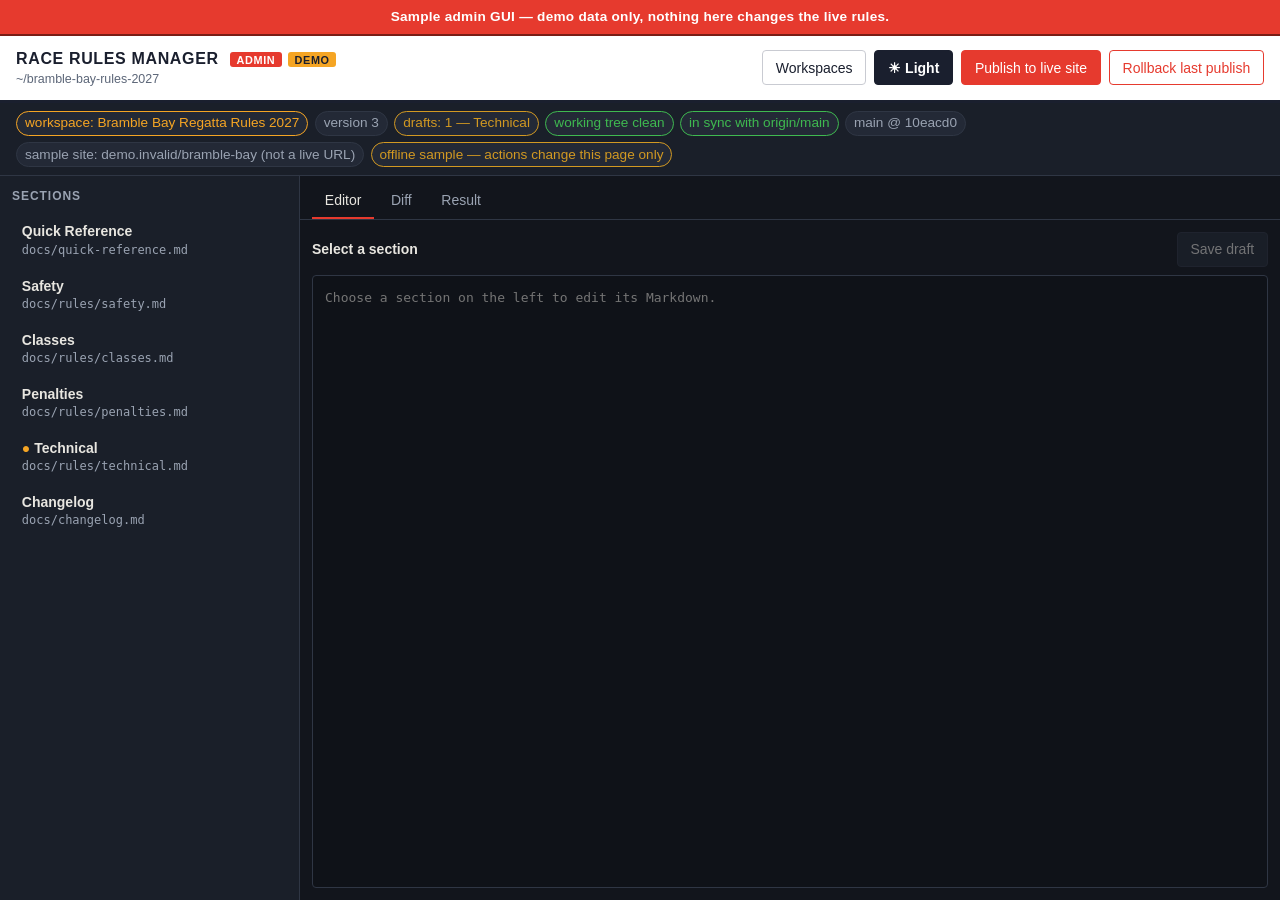
<file: demo/index.html>
<!doctype html>
<html lang="en" data-theme="dark">
<head>
  <meta charset="utf-8">
  <meta name="viewport" content="width=device-width, initial-scale=1">
  <title>Race Rules Manager — Admin (sample)</title>
  <style>
:root {
  color-scheme: dark;

  --bg: #12151c;
  --panel: #1a1f29;
  --panel-2: #232936;
  --text: #e8e6e0;
  --muted: #9aa3b2;
  --accent: #e63a2e;
  --accent-2: #f5a524;
  --ok: #3fb950;
  --warn: #d29922;
  --line: #2f3644;

  --header-bg: #fff;
  --header-text: #1a1f2e;
  --header-border: #1a1f2e;
  --code-bg: #0f1218;
  --banner-bg: #3a2a12;
  --banner-text: #ffd98a;
  --banner-line: #f5a524;
  --add: #3fb950;
  --del: #ff7b72;
  --hunk: #79c0ff;
  --backdrop: rgba(0, 0, 0, 0.58);
  --shadow: 0 24px 70px rgba(0, 0, 0, 0.5);
}

html[data-theme="light"] {
  color-scheme: light;

  --bg: #f3f1ec;
  --panel: #ffffff;
  --panel-2: #ece8e0;
  --text: #1b2430;
  --muted: #5d6a79;
  --accent: #b52b22;
  --accent-2: #825500;
  --ok: #176b32;
  --warn: #825500;
  --line: #d5d0c6;

  --header-bg: #fff;
  --header-text: #1a1f2e;
  --header-border: #1a1f2e;
  --code-bg: #fbfaf7;
  --banner-bg: #fff4d6;
  --banner-text: #6b4a00;
  --banner-line: #d9a300;
  --add: #1a7f37;
  --del: #cf222e;
  --hunk: #0550ae;
  --backdrop: rgba(20, 24, 30, 0.42);
  --shadow: 0 24px 70px rgba(0, 0, 0, 0.18);
}

* { box-sizing: border-box; }

body {
  margin: 0;
  font: 14px/1.45 -apple-system, "Segoe UI", Roboto, "Hanken Grotesk", sans-serif;
  background: var(--bg);
  color: var(--text);
  height: 100vh;
  display: flex;
  flex-direction: column;
}

/* demo-only warning strip */
.demo-banner {
  background: var(--accent);
  color: #fff;
  text-align: center;
  padding: 0.45rem 0.75rem;
  font-weight: 700;
  font-size: 0.85rem;
  letter-spacing: 0.02em;
  border-bottom: 2px solid #7a1d16;
  flex-shrink: 0;
}

header {
  display: flex;
  align-items: center;
  justify-content: space-between;
  gap: 1rem;
  padding: 0.7rem 1rem;
  background: var(--header-bg);
  color: var(--header-text);
  border-bottom: 3px solid var(--header-border);
}

.brand { min-width: 0; }
header h1 { font-size: 1rem; margin: 0; text-transform: uppercase; letter-spacing: 0.04em; }
.brand-sub {
  display: block;
  max-width: 52vw;
  overflow: hidden;
  text-overflow: ellipsis;
  white-space: nowrap;
  color: #5c6678;
  font-size: 0.78rem;
}
.tag {
  font-size: 0.68rem;
  background: var(--accent);
  color: #fff;
  padding: 0.1rem 0.4rem;
  border-radius: 3px;
  vertical-align: middle;
  margin-left: 0.4rem;
}
.tag.demo { background: var(--accent-2); color: #1a1f2e; }

.actions { display: flex; flex-wrap: wrap; justify-content: flex-end; gap: 0.5rem; }

button {
  font: inherit;
  padding: 0.4rem 0.8rem;
  border-radius: 4px;
  border: 1px solid var(--line);
  background: var(--panel-2);
  color: var(--text);
  cursor: pointer;
}
button:hover:not(:disabled) { border-color: var(--accent); }
button:disabled { opacity: 0.45; cursor: not-allowed; }
button.primary { background: var(--accent); border-color: var(--accent); color: #fff; }
button.danger { background: transparent; border-color: var(--accent); color: var(--accent); }
button.secondary { background: transparent; }
header button.secondary { background: #fff; color: #1a1f2e; border-color: #c9cbd2; }
header button.secondary:hover { border-color: var(--accent); }
header #btn-theme {
  background: #1a1f2e;
  color: #fff;
  border-color: #1a1f2e;
  font-weight: 600;
}
header #btn-theme:hover:not(:disabled) { background: #2c3548; border-color: var(--accent); }
header #btn-theme:focus-visible { outline: 3px solid var(--accent); outline-offset: 2px; }
button.icon {
  border: none;
  background: transparent;
  font-size: 1.4rem;
  line-height: 1;
  padding: 0.15rem 0.4rem;
}
button.link {
  border: none;
  background: transparent;
  color: var(--accent);
  padding: 0.2rem 0.35rem;
}
button.link:hover { text-decoration: underline; }

.status {
  padding: 0.5rem 1rem;
  background: var(--panel);
  border-bottom: 1px solid var(--line);
  display: flex;
  flex-wrap: wrap;
  gap: 0.4rem;
  font-size: 0.85rem;
}
.pill {
  padding: 0.1rem 0.5rem;
  border-radius: 999px;
  border: 1px solid var(--line);
  background: var(--panel-2);
  color: var(--muted);
}
.pill.ok { color: var(--ok); border-color: var(--ok); }
.pill.warn { color: var(--warn); border-color: var(--warn); }
.pill.workspace { color: var(--accent-2); border-color: var(--accent-2); }

main {
  flex: 1;
  display: grid;
  grid-template-columns: 300px 1fr;
  min-height: 0;
}

aside {
  border-right: 1px solid var(--line);
  background: var(--panel);
  overflow-y: auto;
  padding: 0.75rem;
}
aside h2 { font-size: 0.75rem; text-transform: uppercase; letter-spacing: 0.08em; color: var(--muted); margin: 0 0 0.5rem; }
#sections { list-style: none; margin: 0; padding: 0; }
#sections li {
  padding: 0.45rem 0.55rem;
  border-radius: 4px;
  cursor: pointer;
  border: 1px solid transparent;
}
#sections li:hover { background: var(--panel-2); }
#sections li.active { border-color: var(--accent); background: var(--panel-2); }
#sections .s-title { display: block; font-weight: 600; }
#sections .s-path { display: block; font-size: 0.75rem; color: var(--muted); font-family: ui-monospace, monospace; }
#sections .dot { color: var(--accent-2); font-weight: 700; }

.panel { display: flex; flex-direction: column; min-width: 0; min-height: 0; }

.tabs { display: flex; gap: 0.25rem; padding: 0.5rem 0.75rem 0; border-bottom: 1px solid var(--line); }
.tab { border: none; background: transparent; color: var(--muted); border-bottom: 2px solid transparent; border-radius: 0; }
.tab.active { color: var(--text); border-bottom-color: var(--accent); }

.tabpanel { flex: 1; display: flex; flex-direction: column; min-height: 0; padding: 0.75rem; }
.tabpanel.hidden { display: none; }

.banner {
  background: var(--banner-bg);
  border: 1px solid var(--banner-line);
  color: var(--banner-text);
  padding: 0.5rem 0.7rem;
  border-radius: 4px;
  margin-bottom: 0.6rem;
  font-size: 0.85rem;
}
.banner.hidden { display: none; }

.editor-head {
  display: flex;
  align-items: center;
  justify-content: space-between;
  gap: 0.75rem;
  margin-bottom: 0.5rem;
}
.muted { color: var(--muted); font-weight: 400; font-size: 0.85rem; }
.hint { color: var(--muted); font-size: 0.78rem; margin: 0.35rem 0 0; }
.hint code { font-family: ui-monospace, monospace; }

#editor {
  flex: 1;
  width: 100%;
  resize: none;
  background: var(--code-bg);
  color: var(--text);
  border: 1px solid var(--line);
  border-radius: 4px;
  padding: 0.75rem;
  font: 13px/1.5 ui-monospace, "Spline Sans Mono", monospace;
}

.output {
  flex: 1;
  overflow: auto;
  margin: 0;
  padding: 0.75rem;
  background: var(--code-bg);
  border: 1px solid var(--line);
  border-radius: 4px;
  font: 12.5px/1.45 ui-monospace, monospace;
  white-space: pre-wrap;
}
.add { color: var(--add); }
.del { color: var(--del); }
.hunk { color: var(--hunk); }
.ctx { color: var(--muted); }
.meta { color: var(--muted); }
.step-ok { color: var(--ok); }
.step-fail { color: var(--del); }

/* --------------------------------------------------------------- workspaces modal */

.modal {
  position: fixed;
  inset: 0;
  z-index: 50;
  display: flex;
  align-items: center;
  justify-content: center;
  padding: 1rem;
  background: var(--backdrop);
}
.modal.hidden { display: none; }

.modal-card {
  width: min(860px, 96vw);
  max-height: 90vh;
  display: flex;
  flex-direction: column;
  background: var(--panel);
  border: 1px solid var(--line);
  border-radius: 10px;
  box-shadow: var(--shadow);
}
.modal-head {
  display: flex;
  align-items: flex-start;
  justify-content: space-between;
  gap: 1rem;
  padding: 1rem 1.1rem 0.8rem;
  border-bottom: 1px solid var(--line);
}
.modal-head h2 { margin: 0 0 0.2rem; font-size: 1rem; text-transform: uppercase; letter-spacing: 0.05em; }
.modal-body { overflow-y: auto; padding: 1rem 1.1rem 1.3rem; }

.ws-section { padding: 0.9rem 0; border-bottom: 1px solid var(--line); }
.ws-section:last-child { border-bottom: none; padding-bottom: 0; }
.ws-section h3 { margin: 0 0 0.6rem; font-size: 0.8rem; text-transform: uppercase; letter-spacing: 0.08em; color: var(--muted); }
.ws-section a { color: var(--accent); }
.guide-links { margin: 0.4rem 0 0; padding-left: 1.1rem; display: grid; gap: 0.3rem; font-size: 0.85rem; }

.ws-current {
  background: var(--panel-2);
  border: 1px solid var(--line);
  border-radius: 6px;
  padding: 0.75rem;
  display: grid;
  gap: 0.3rem;
}
.ws-current .ws-title { font-weight: 700; }
.ws-current .ws-path { font-family: ui-monospace, monospace; font-size: 0.8rem; color: var(--muted); word-break: break-all; }
.ws-current .ws-meta { display: flex; flex-wrap: wrap; gap: 0.35rem; margin-top: 0.25rem; }

.ws-list { display: grid; gap: 0.45rem; }
.ws-item {
  display: flex;
  align-items: center;
  justify-content: space-between;
  gap: 0.75rem;
  padding: 0.55rem 0.65rem;
  border: 1px solid var(--line);
  border-radius: 6px;
  background: var(--panel-2);
}
.ws-item.active { border-color: var(--accent); }
.ws-item .ws-item-main { min-width: 0; }
.ws-item .ws-item-title { font-weight: 600; }
.ws-item .ws-item-path, .ws-item .ws-item-meta {
  display: block;
  overflow: hidden;
  text-overflow: ellipsis;
  white-space: nowrap;
  color: var(--muted);
  font-size: 0.76rem;
  font-family: ui-monospace, monospace;
}
.ws-item .ws-item-meta { font-family: inherit; }
.ws-item .ws-item-actions { display: flex; flex-shrink: 0; gap: 0.35rem; }
.badge {
  display: inline-block;
  font-size: 0.65rem;
  text-transform: uppercase;
  letter-spacing: 0.06em;
  padding: 0.1rem 0.35rem;
  border-radius: 3px;
  border: 1px solid var(--accent);
  color: var(--accent);
  margin-left: 0.4rem;
  vertical-align: middle;
}
.ws-list.compact .ws-item { padding: 0.45rem 0.55rem; }

.inline-form { display: flex; gap: 0.5rem; margin-top: 0.6rem; }
.inline-form input { flex: 1; }

.stack { display: grid; gap: 0.65rem; }
.row { display: grid; grid-template-columns: 1fr 1fr; gap: 0.65rem; }
label { display: grid; gap: 0.25rem; font-size: 0.8rem; color: var(--muted); }
label.check { display: flex; align-items: center; gap: 0.45rem; color: var(--text); }
input, select {
  font: inherit;
  padding: 0.42rem 0.55rem;
  border-radius: 4px;
  border: 1px solid var(--line);
  background: var(--code-bg);
  color: var(--text);
  min-width: 0;
}
input:focus, select:focus { outline: 2px solid var(--accent); outline-offset: -1px; }
.form-actions { display: flex; align-items: center; justify-content: space-between; gap: 0.75rem; }
.hidden { display: none !important; }

/* ------------------------------------------------------------------ toast */

.toast {
  position: fixed;
  right: 1rem;
  bottom: 1rem;
  z-index: 80;
  max-width: min(520px, 92vw);
  padding: 0.65rem 0.85rem;
  border-radius: 6px;
  border: 1px solid var(--line);
  background: var(--panel);
  color: var(--text);
  box-shadow: var(--shadow);
  font-size: 0.85rem;
}
.toast.ok { border-color: var(--ok); }
.toast.warn { border-color: var(--warn); }
.toast.hidden { display: none; }

@media (max-width: 900px) {
  header { flex-direction: column; align-items: stretch; }
  .actions { justify-content: flex-start; }
  .brand-sub { max-width: 90vw; }
  main { grid-template-columns: 1fr; }
  aside { max-height: 30vh; border-right: none; border-bottom: 1px solid var(--line); }
  .row { grid-template-columns: 1fr; }
}
  </style>
</head>
<body>
  <div class="demo-banner">Sample admin GUI — demo data only, nothing here changes the live rules.</div>

  <header>
    <div class="brand">
      <h1 id="app-title">Race Rules Manager <span class="tag">admin</span><span class="tag demo">DEMO</span></h1>
      <span id="app-workspace" class="brand-sub"></span>
    </div>
    <div class="actions">
      <button id="btn-workspaces" class="secondary">Workspaces</button>
      <button id="btn-theme" class="secondary" type="button" title="Switch to light mode" aria-label="Switch to light mode">☀ Light</button>
      <button id="btn-publish" class="primary">Publish to live site</button>
      <button id="btn-rollback" class="danger">Rollback last publish</button>
    </div>
  </header>

  <div id="status" class="status"></div>

  <main>
    <aside>
      <h2>Sections</h2>
      <ul id="sections"></ul>
    </aside>

    <section class="panel">
      <div class="tabs">
        <button class="tab active" data-tab="editor">Editor</button>
        <button class="tab" data-tab="diff">Diff</button>
        <button class="tab" data-tab="log">Result</button>
      </div>

      <div id="tab-editor" class="tabpanel">
        <div id="draft-banner" class="banner hidden">
          <strong>DRAFT</strong> — saved in this page only. Nothing here can reach a live site.
        </div>
        <div class="editor-head">
          <div>
            <strong id="editor-title">Select a section</strong>
            <span id="editor-path" class="muted"></span>
          </div>
          <div>
            <span id="editor-hint" class="muted"></span>
            <button id="btn-save" disabled>Save draft</button>
          </div>
        </div>
        <textarea id="editor" spellcheck="false" placeholder="Choose a section on the left to edit its Markdown."></textarea>
      </div>

      <div id="tab-diff" class="tabpanel hidden">
        <div class="editor-head">
          <div><strong>Draft vs published</strong> <span class="muted">computed in this page, from sample data</span></div>
          <button id="btn-refresh-diff" class="secondary">Refresh</button>
        </div>
        <pre id="diff" class="output">no drafts yet</pre>
      </div>

      <div id="tab-log" class="tabpanel hidden">
        <pre id="log" class="output">Nothing run yet. Publish and rollback results appear here.</pre>
      </div>
    </section>
  </main>

  <div id="workspace-modal" class="modal hidden" role="dialog" aria-modal="true" aria-labelledby="workspace-modal-title">
    <div class="modal-card">
      <div class="modal-head">
        <div>
          <h2 id="workspace-modal-title">Workspaces</h2>
          <p class="hint">Each workspace is one race rules directory, with its own version and drafts. In this sample, every workspace lives in memory and disappears on reload.</p>
        </div>
        <button id="btn-close-workspaces" class="icon" aria-label="Close workspaces">×</button>
      </div>

      <div class="modal-body">
        <section class="ws-section">
          <h3>Current workspace</h3>
          <div id="ws-current" class="ws-current"></div>
        </section>

        <section class="ws-section">
          <h3>Switch workspace</h3>
          <div id="ws-list" class="ws-list"></div>
          <form id="ws-add-form" class="inline-form">
            <input id="ws-add-path" placeholder="~/bramble-bay-rules-2028" autocomplete="off" spellcheck="false">
            <button type="submit" class="secondary">Add &amp; switch</button>
          </form>
          <p class="hint">In this sample, any path is accepted and gets starter sections.</p>
        </section>

        <section class="ws-section">
          <h3>Create a new workspace</h3>
          <form id="ws-create-form" class="stack">
            <label>Directory
              <input id="ws-create-path" required autocomplete="off" spellcheck="false">
            </label>
            <div class="row">
              <label>Start from
                <select id="ws-create-mode">
                  <option value="blank">Blank template</option>
                  <option value="copy">Copy an existing workspace</option>
                </select>
              </label>
              <label id="ws-source-wrap" class="hidden">Copy from
                <select id="ws-create-source"></select>
              </label>
            </div>
            <div class="row">
              <label>Title
                <input id="ws-create-title" maxlength="160" autocomplete="off">
              </label>
              <label>Year
                <input id="ws-create-year" type="number" min="2000" max="2100" step="1">
              </label>
            </div>
            <label>Git repo URL <span class="hint">optional, stored only as sample text here</span>
              <input id="ws-create-repo" placeholder="owner/rules-2028 on your git host" autocomplete="off" spellcheck="false">
            </label>
            <label class="check">
              <input id="ws-create-git" type="checkbox" checked>
              Initialize git and make the first commit
            </label>
            <div class="form-actions">
              <span id="ws-create-hint" class="hint"></span>
              <button type="submit" class="primary">Create &amp; switch</button>
            </div>
          </form>
        </section>

        <section class="ws-section">
          <h3>Remove from list</h3>
          <p class="hint">This only hides the directory here. Files are never deleted — and in this sample there are no files at all.</p>
          <div id="ws-forget-list" class="ws-list compact"></div>
        </section>

        <section class="ws-section">
          <h3>Guides</h3>
          <ul class="guide-links">
            <li><a href="../docs/admin-gui-quickstart.md">Admin GUI quickstart</a></li>
            <li><a href="../docs/fred-tmux-quickstart.md">fred TMUX quickstart</a></li>
          </ul>
        </section>
      </div>
    </div>
  </div>

  <div id="toast" class="toast hidden"></div>

  <script>
"use strict";

// ------------------------------------------------------------------ sample data
// Everything below is invented. No requests are made, nothing is stored on disk.

const $ = (id) => document.getElementById(id);

function esc(value) {
  return String(value ?? "").replace(/[&<>"']/g, (c) => (
    { "&": "&amp;", "<": "&lt;", ">": "&gt;", '"': "&quot;", "'": "&#39;" }[c]
  ));
}

function rndHash() {
  let out = "";
  const hexa = "0123456789abcdef";
  for (let i = 0; i < 7; i += 1) out += hexa[Math.floor(Math.random() * 16)];
  return out;
}

function countBytes(text) {
  try { return new TextEncoder().encode(text).length; } catch { return text.length; }
}

const A_SAFETY = [
  "# Safety",
  "",
  "- Every crewmember wears a life jacket on the water.",
  "- Helmets are mandatory in the Gale class.",
  "- Race control aborts the start for lightning within 5 nautical miles.",
  "- A boat that capsizes must raise a red flag before continuing.",
  ""
].join("\n");

const A_CLASSES = [
  "# Classes",
  "",
  "| Class      | Boat            | Crew | Handicap |",
  "|------------|-----------------|------|----------|",
  "| Cloudburst | 16 ft sloop     | 2-4  | 1.000    |",
  "| Paper Kite | 12 ft dinghy    | 1-2  | 1.085    |",
  "| Gale       | 22 ft keelboat  | 3-5  | 0.940    |",
  ""
].join("\n");

const A_PENALTIES = [
  "# Penalties",
  "",
  "- Windward mark touch: one 360-degree turn.",
  "- Early start: disqualification without hearing.",
  "- Missing safety check: 6 points off the final series score.",
  ""
].join("\n");

const A_TECH_PUB = [
  "# Technical",
  "",
  "## Hull",
  "- Boats must be class-legal at the pre-series measurement.",
  "",
  "## Sails",
  "- One damaged sail may be replaced between races.",
  ""
].join("\n");

const A_TECH_DRAFT = [
  "# Technical",
  "",
  "## Hull",
  "- Boats must be class-legal at the pre-series measurement.",
  "- Measurement tags must stay visible from the dock.",
  "",
  "## Sails",
  "- One damaged sail may be replaced between races.",
  ""
].join("\n");

const A_QUICKREF = [
  "# Quick Reference",
  "",
  "- First start signal: 1200 daily, five warning minutes.",
  "- Course: windward-leeward, two laps for dinghies, three for keelboats.",
  "- Protest time limit: 60 minutes after the last boat finishes.",
  ""
].join("\n");

const A_CHANGELOG = [
  "# Changelog",
  "",
  "## 2027.2",
  "- Added red-flag rule for capsize recovery (safety).",
  ""
].join("\n");

function section(id, title, path, published) {
  return { id, title, path, published };
}

function blankSections() {
  return [
    section("index", "Home", "index.md", "# Welcome\n\nWrite your race overview here.\n"),
    section("rules-safety", "Safety", "rules/safety.md", "# Safety\n\nList your safety rules here.\n"),
    section("rules-format", "Format", "rules/format.md", "# Format\n\nDescribe the racing format here.\n"),
    section("changelog", "Changelog", "changelog.md", "# Changelog\n\nRecord rule changes here.\n")
  ];
}

function workspace(id, title, path, sections, opts) {
  const base = opts || {};
  return {
    id,
    title,
    path,
    sections,
    drafts: base.drafts || {},
    version: base.version || 1,
    branch: base.branch !== undefined ? base.branch : "main",
    head: base.head !== undefined ? base.head : rndHash(),
    clean: base.clean !== undefined ? base.clean : true,
    inSync: base.inSync !== undefined ? base.inSync : true,
    ahead: base.ahead || 0,
    behind: base.behind || 0,
    siteUrl: base.siteUrl || "",
    repoUrl: base.repoUrl || "",
    history: base.history || []
  };
}

const WS = [
  workspace("bramble-2027", "Bramble Bay Regatta Rules 2027", "~/bramble-bay-rules-2027", [
    section("quick-reference", "Quick Reference", "quick-reference.md", A_QUICKREF),
    section("rules-safety", "Safety", "rules/safety.md", A_SAFETY),
    section("rules-classes", "Classes", "rules/classes.md", A_CLASSES),
    section("rules-penalties", "Penalties", "rules/penalties.md", A_PENALTIES),
    section("rules-technical", "Technical", "rules/technical.md", A_TECH_PUB),
    section("changelog", "Changelog", "changelog.md", A_CHANGELOG)
  ], {
    drafts: { "rules-technical": A_TECH_DRAFT },
    version: 3,
    siteUrl: "demo.invalid/bramble-bay",
    repoUrl: "bramble-bay/rules-2027",
    history: [{
      publishedMap: {
        "quick-reference": A_QUICKREF,
        "rules-safety": A_SAFETY.replace("- Race control aborts the start for lightning within 5 nautical miles.\n", ""),
        "rules-classes": A_CLASSES,
        "rules-penalties": A_PENALTIES.replace("- Missing safety check: 6 points off the final series score.\n", ""),
        "rules-technical": A_TECH_PUB,
        "changelog": "# Changelog\n"
      },
      version: 2,
      commit: rndHash(),
      when: "an earlier sample publish"
    }]
  }),
  workspace("reed-2026", "Reedmarsh Sprint Series 2026", "~/reedmarsh-sprint-2026", [
    section("rules-safety", "Safety", "rules/safety.md", "# Safety\n\n- Buoyant aids required at all times on the marsh.\n"),
    section("rules-format", "Format", "rules/format.md", "# Format\n\n- Three-boat elimination heats, best-of-five series.\n"),
    section("changelog", "Changelog", "changelog.md", "# Changelog\n\n## 2026.4\n- Heats shortened to two laps.\n")
  ], {
    version: 1,
    branch: "",
    head: "",
    siteUrl: "",
    repoUrl: "reedmarsh/sprint-2026"
  })
];

const SUGGESTED = { path: "~/bramble-bay-rules-2028", title: "Bramble Bay Regatta Rules 2028", year: "2028" };

// ------------------------------------------------------------------ state

const state = {
  activeId: WS[0].id,
  currentId: null,   // section id open in the editor
  content: "",       // saved text of the open section (draft or published)
  busy: false
};

let toastTimer = null;
let pipelineTimer = null;

function activeWs() { return WS.find((w) => w.id === state.activeId) || null; }
function wsById(id) { return WS.find((w) => w.id === id) || null; }
function sectionById(ws, id) { return ws.sections.find((s) => s.id === id) || null; }
function draftOf(ws, id) { return ws.drafts[id] !== undefined ? ws.drafts[id] : null; }
function isDirty(ws, id) { return draftOf(ws, id) !== null && draftOf(ws, id) !== sectionById(ws, id).published; }
function dirtyIds(ws) { return ws.sections.filter((s) => isDirty(ws, s.id)).map((s) => s.id); }

function toast(message, kind = "ok") {
  const box = $("toast");
  box.textContent = message;
  box.className = `toast ${kind}`;
  clearTimeout(toastTimer);
  toastTimer = setTimeout(() => box.classList.add("hidden"), 4500);
}

function setBusy(on, label) {
  state.busy = on;
  renderStatus(label || null);
  const ws = activeWs();
  $("btn-publish").disabled = on || !ws || !dirtyIds(ws).length;
  $("btn-rollback").disabled = on || !ws || !ws.history.length;
  $("btn-workspaces").disabled = on;
  $("btn-save").disabled = on || !sectionById(ws || { sections: [] }, state.currentId);
}

// ------------------------------------------------------------------ status bar

function renderStatus(extraPill) {
  const ws = activeWs();
  const box = $("status");
  if (!ws) {
    box.innerHTML = `<span class="pill warn">no active workspace — open Workspaces</span>`;
    $("app-workspace").textContent = "";
    return;
  }
  const drafts = dirtyIds(ws);
  const draftText = drafts.length ? `${drafts.length} — ${drafts.map((id) => sectionById(ws, id).title).join(", ")}` : "none";
  const pills = [];
  if (extraPill) pills.push(`<span class="pill">${esc(extraPill)}</span>`);
  pills.push(`<span class="pill workspace" title="${esc(ws.path)}">workspace: ${esc(ws.title)}</span>`);
  pills.push(`<span class="pill">version ${esc(ws.version)}</span>`);
  pills.push(`<span class="pill ${drafts.length ? "warn" : ""}">drafts: ${esc(draftText)}</span>`);
  pills.push(`<span class="pill ${ws.clean ? "ok" : "warn"}">${ws.clean ? "working tree clean" : "uncommitted changes"}</span>`);
  if (!ws.branch) {
    pills.push(`<span class="pill warn">github: unknown</span>`);
  } else {
    pills.push(ws.inSync
      ? `<span class="pill ok">in sync with origin/${esc(ws.branch)}</span>`
      : `<span class="pill warn">out of sync (ahead ${ws.ahead}, behind ${ws.behind})</span>`);
    pills.push(`<span class="pill">${esc(ws.branch)} @ ${esc(ws.head)}</span>`);
  }
  pills.push(ws.siteUrl
    ? `<span class="pill">sample site: ${esc(ws.siteUrl)} (not a live URL)</span>`
    : `<span class="pill warn">site URL unknown</span>`);
  pills.push(`<span class="pill warn">offline sample — actions change this page only</span>`);
  box.innerHTML = pills.join("");
  $("app-title").innerHTML = `Race Rules Manager <span class="tag">admin</span><span class="tag demo">DEMO</span>`;
  $("app-workspace").textContent = ws.path;
  document.title = `${ws.title} — Admin (sample)`;
}

// ------------------------------------------------------------------ sections + editor

function renderSections() {
  const list = $("sections");
  list.innerHTML = "";
  const ws = activeWs();
  if (!ws) {
    list.innerHTML = `<li class="muted">No active workspace.</li>`;
    return;
  }
  for (const sec of ws.sections) {
    const item = document.createElement("li");
    if (sec.id === state.currentId) item.classList.add("active");
    const dot = isDirty(ws, sec.id) ? '<span class="dot" title="draft saved">●</span> ' : "";
    item.innerHTML = `<span class="s-title">${dot}${esc(sec.title)}</span>
                      <span class="s-path">${esc("docs/" + sec.path)}</span>`;
    item.addEventListener("click", () => selectSection(sec));
    list.appendChild(item);
  }
}

function hasUnsavedEdits() {
  const ws = activeWs();
  if (!ws || !sectionById(ws, state.currentId)) return false;
  return $("editor").value !== state.content;
}

function selectSection(sec) {
  if (state.busy) return;
  if (hasUnsavedEdits() && !confirm("Discard unsaved edits in the editor?")) return;
  const ws = activeWs();
  state.currentId = sec.id;
  state.content = draftOf(ws, sec.id) ?? sec.published;
  $("editor").value = state.content;
  $("editor-title").textContent = sec.title;
  $("editor-path").textContent = `docs/${sec.path}`;
  $("editor-hint").textContent = "";
  $("draft-banner").classList.toggle("hidden", !isDirty(ws, sec.id));
  $("btn-save").disabled = false;
  renderSections();
}

function resetEditor() {
  state.currentId = null;
  state.content = "";
  $("editor").value = "";
  $("editor-title").textContent = "Select a section";
  $("editor-path").textContent = "";
  $("editor-hint").textContent = "";
  $("draft-banner").classList.add("hidden");
  $("btn-save").disabled = true;
  renderSections();
}

function saveDraft() {
  const ws = activeWs();
  if (!ws || !sectionById(ws, state.currentId) || state.busy) return;
  const content = $("editor").value;
  if (!content.trim()) {
    $("editor-hint").textContent = "refusing to save an empty draft";
    return;
  }
  ws.drafts[state.currentId] = content;
  state.content = content;
  $("draft-banner").classList.remove("hidden");
  $("editor-hint").textContent = `draft saved in memory (${countBytes(content)} bytes)`;
  renderSections();
  setBusy(false);
  renderDiff();
}

// ------------------------------------------------------------------ diff (computed in-page)

function lcsOps(aLines, bLines) {
  const n = aLines.length;
  const m = bLines.length;
  const table = Array.from({ length: n + 1 }, () => new Array(m + 1).fill(0));
  for (let i = n - 1; i >= 0; i -= 1) {
    for (let j = m - 1; j >= 0; j -= 1) {
      table[i][j] = aLines[i] === bLines[j]
        ? table[i + 1][j + 1] + 1
        : Math.max(table[i + 1][j], table[i][j + 1]);
    }
  }
  const ops = [];
  let i = 0;
  let j = 0;
  while (i < n && j < m) {
    if (aLines[i] === bLines[j]) { ops.push({ op: " ", text: aLines[i] }); i += 1; j += 1; }
    else if (table[i + 1][j] >= table[i][j + 1]) { ops.push({ op: "-", text: aLines[i] }); i += 1; }
    else { ops.push({ op: "+", text: bLines[j] }); j += 1; }
  }
  while (i < n) { ops.push({ op: "-", text: aLines[i] }); i += 1; }
  while (j < m) { ops.push({ op: "+", text: bLines[j] }); j += 1; }
  return ops;
}

function diffOps(aText, bText) {
  const ops = lcsOps(aText.replace(/\n$/, "").split("\n"), bText.replace(/\n$/, "").split("\n"));
  const changed = [];
  ops.forEach((o, idx) => { if (o.op !== " ") changed.push(idx); });
  if (!changed.length) return [];
  const groups = [];
  let current = [changed[0]];
  for (let k = 1; k < changed.length; k += 1) {
    if (changed[k] - changed[k - 1] <= 3) current.push(changed[k]);
    else { groups.push(current); current = [changed[k]]; }
  }
  groups.push(current);
  const lines = [];
  for (const group of groups) {
    const start = Math.max(0, group[0] - 1);
    const end = Math.min(ops.length - 1, group[group.length - 1] + 1);
    let aStart = 0;
    let bStart = 0;
    let aCount = 0;
    let bCount = 0;
    for (let k = 0; k < start; k += 1) {
      if (ops[k].op !== "+") aStart += 1;
      if (ops[k].op !== "-") bStart += 1;
    }
    for (let k = start; k <= end; k += 1) {
      if (ops[k].op !== "+") aCount += 1;
      if (ops[k].op !== "-") bCount += 1;
    }
    lines.push({ text: `@@ -${aStart + 1},${aCount} +${bStart + 1},${bCount} @@`, cls: "hunk" });
    for (let k = start; k <= end; k += 1) {
      const o = ops[k];
      lines.push({
        text: (o.op === " " ? " " : o.op) + o.text,
        cls: o.op === "+" ? "add" : o.op === "-" ? "del" : "ctx"
      });
    }
  }
  return lines;
}

function renderDiff() {
  const pre = $("diff");
  const ws = activeWs();
  pre.innerHTML = "";
  if (!ws) {
    pre.textContent = "No active workspace.";
    return;
  }
  const changed = ws.sections.filter((s) => isDirty(ws, s.id));
  if (!changed.length) {
    pre.textContent = "No drafts — the sample working copy matches the sample published rulebook.";
    return;
  }
  for (const sec of changed) {
    for (const line of diffOps(sec.published, draftOf(ws, sec.id))) {
      const span = document.createElement("span");
      span.className = line.cls;
      span.textContent = line.text + "\n";
      pre.appendChild(span);
    }
  }
}

// ------------------------------------------------------------------ publish / rollback pipeline (simulated)

let lastStepLines = [];

function showLog(lines) {
  const pre = $("log");
  pre.innerHTML = "";
  for (const line of lines) {
    const span = document.createElement("span");
    span.className = line.cls || "";
    span.textContent = line.text + "\n";
    pre.appendChild(span);
  }
  lastStepLines = lines.filter((l) => l.cls === "step-ok" || l.cls === "step-fail");
  switchTab("log");
}

function runSteps(steps, done) {
  // steps: [{ label, action }] run one per tick; purely local, no waiting on anything external.
  const lines = [];
  let idx = 0;
  const tick = () => {
    if (idx >= steps.length) { done(); return; }
    const step = steps[idx];
    idx += 1;
    step.action(lines);
    lines.push({ text: `[ok] ${step.label}`, cls: "step-ok" });
    showLog(lines.slice());
    pipelineTimer = setTimeout(tick, 450);
  };
  tick();
}

function publish() {
  const ws = activeWs();
  if (state.busy || !ws) return;
  const drafts = dirtyIds(ws);
  if (!drafts.length) { toast("Nothing to publish — no drafts.", "warn"); return; }
  if (!confirm("Publish the sample drafts? This only rewrites in-memory state; nothing can reach a live site.")) return;
  setBusy(true, "publishing…");
  const publishedMap = {};
  ws.sections.forEach((s) => { publishedMap[s.id] = s.published; });
  const previousVersion = ws.version;
  showLog([{ text: "publishing — validating, building, committing and deploying (simulated locally)…", cls: "meta" }]);
  runSteps([
    { label: "validate draft front matter", action: () => {} },
    { label: "check internal links", action: () => {} },
    { label: "build mkdocs site", action: () => {} },
    { label: "commit and push publish", action: (lines) => {
      for (const id of drafts) {
        sectionById(ws, id).published = draftOf(ws, id);
        delete ws.drafts[id];
      }
      ws.version = Number(ws.version) + 1;
      ws.head = rndHash();
      ws.clean = true;
      ws.inSync = true;
      ws.history.push({ publishedMap, version: previousVersion, commit: ws.head, when: "just now" });
      lines.push({ text: `  ${drafts.length} section${drafts.length === 1 ? "" : "s"} folded into the published copy`, cls: "meta" });
    } },
    { label: "deploy pages pipeline", action: (lines) => {
      lines.push({ text: "  simulated only — no site was contacted", cls: "meta" });
    } }
  ], () => {
    showLog([
      ...lastStepLines,
      { text: "", cls: "" },
      { text: `published ${previousVersion} -> ${ws.version}`, cls: "step-ok" },
      { text: `commit  ${ws.head}`, cls: "" },
      { text: `live    ${ws.siteUrl || "(no site URL)"} — simulated, not a real request`, cls: "meta" }
    ]);
    resetEditorAfterAction();
    setBusy(false);
    toast(`Published sample version ${ws.version}`);
  });
}

function rollback() {
  const ws = activeWs();
  if (state.busy || !ws) return;
  if (!ws.history.length) {
    showLog([{ text: "[FAIL] revert publish commit: error: nothing to roll back in this workspace", cls: "step-fail" }]);
    toast("Nothing to roll back.", "warn");
    return;
  }
  if (!confirm("Roll the sample published state back to the previous version? In-memory only.")) return;
  setBusy(true, "rolling back…");
  const snap = ws.history[ws.history.length - 1];
  showLog([{ text: "rolling back — reverting, building and deploying (simulated locally)…", cls: "meta" }]);
  runSteps([
    { label: "revert publish commit", action: () => {
      ws.history.pop();
      for (const id of Object.keys(snap.publishedMap)) {
        const sec = sectionById(ws, id);
        if (sec) sec.published = snap.publishedMap[id];
      }
      ws.version = snap.version;
      ws.head = snap.commit;
    } },
    { label: "build mkdocs site", action: () => {} },
    { label: "deploy pages pipeline", action: (lines) => {
      lines.push({ text: "  simulated only — no site was contacted", cls: "meta" });
    } }
  ], () => {
    showLog([
      ...lastStepLines,
      { text: "", cls: "" },
      { text: `rolled back to ${ws.version}`, cls: "step-ok" },
      { text: `commit  ${ws.head}`, cls: "" }
    ]);
    resetEditorAfterAction();
    setBusy(false);
    toast(`Rolled back to sample version ${ws.version}`);
  });
}

function resetEditorAfterAction() {
  const ws = activeWs();
  if (ws && sectionById(ws, state.currentId)) {
    state.content = draftOf(ws, state.currentId) ?? sectionById(ws, state.currentId).published;
    $("editor").value = state.content;
    $("draft-banner").classList.toggle("hidden", !isDirty(ws, state.currentId));
  }
  renderSections();
  renderDiff();
}

// ------------------------------------------------------------------ workspaces modal

function workspaceMeta(ws) {
  const bits = [`version ${ws.version}`];
  if (ws.branch) bits.push(`${ws.branch} @ ${ws.head}`);
  else bits.push("no git metadata");
  const n = dirtyIds(ws).length;
  if (n) bits.push(`${n} draft${n === 1 ? "" : "s"}`);
  return bits.join(" · ");
}

function renderWorkspaces() {
  const ws = activeWs();
  const currentBox = $("ws-current");
  if (!ws) {
    currentBox.innerHTML = `<div class="ws-title">No workspace selected</div>
      <div class="ws-path">Use “Switch workspace” or create one below.</div>`;
  } else {
    currentBox.innerHTML = `
      <div class="ws-title">${esc(ws.title)} <span class="badge">active</span></div>
      <div class="ws-path">${esc(ws.path)}</div>
      <div class="ws-meta">
        <span class="pill">${esc(workspaceMeta(ws))}</span>
        <span class="pill ${ws.clean ? "ok" : "warn"}">${ws.clean ? "working tree clean" : "uncommitted changes"}</span>
        <span class="pill">${esc(ws.siteUrl ? `site: ${ws.siteUrl}` : "no site URL")}</span>
        <span class="pill">${esc(ws.repoUrl ? `repo: ${ws.repoUrl}` : "no repo URL")}</span>
      </div>`;
  }

  const list = $("ws-list");
  list.innerHTML = "";
  for (const item of WS) {
    const isActive = item.id === state.activeId;
    const el = document.createElement("div");
    el.className = `ws-item${isActive ? " active" : ""}`;
    const actions = isActive
      ? `<span class="badge">active</span>`
      : `<button class="secondary ws-action" data-switch="${esc(item.id)}">Switch</button>`;
    el.innerHTML = `
      <div class="ws-item-main">
        <div class="ws-item-title">${esc(item.title)}</div>
        <span class="ws-item-path">${esc(item.path)}</span>
        <span class="ws-item-meta">${esc(workspaceMeta(item))}</span>
      </div>
      <div class="ws-item-actions">${actions}</div>`;
    list.appendChild(el);
  }
  list.querySelectorAll("[data-switch]").forEach((button) => {
    button.addEventListener("click", () => switchWorkspace(button.dataset.switch));
  });

  const source = $("ws-create-source");
  const previous = source.value;
  source.innerHTML = "";
  for (const item of WS) {
    const option = document.createElement("option");
    option.value = item.id;
    option.textContent = `${item.title} — ${item.path}`;
    source.appendChild(option);
  }
  if ([...source.options].some((o) => o.value === previous)) source.value = previous;
  else if (state.activeId) source.value = state.activeId;

  const forget = $("ws-forget-list");
  forget.innerHTML = "";
  const removable = WS.filter((item) => item.id !== state.activeId);
  if (!removable.length) {
    forget.innerHTML = `<div class="muted">Nothing else in the list.</div>`;
  }
  for (const item of removable) {
    const el = document.createElement("div");
    el.className = "ws-item";
    el.innerHTML = `
      <div class="ws-item-main">
        <div class="ws-item-title">${esc(item.title)}</div>
        <span class="ws-item-path">${esc(item.path)}</span>
      </div>
      <div class="ws-item-actions">
        <button class="secondary ws-action" data-forget="${esc(item.id)}">Remove</button>
      </div>`;
    forget.appendChild(el);
  }
  forget.querySelectorAll("[data-forget]").forEach((button) => {
    button.addEventListener("click", () => forgetWorkspace(button.dataset.forget));
  });
}

function applySuggestedCreateDefaults() {
  const path = $("ws-create-path");
  const title = $("ws-create-title");
  const year = $("ws-create-year");
  if (!path.dataset.touched && !path.value) path.value = SUGGESTED.path;
  if (!title.dataset.touched && !title.value) title.value = SUGGESTED.title;
  if (!year.dataset.touched && !year.value) year.value = SUGGESTED.year;
}

function switchWorkspace(id) {
  if (state.busy) return;
  if (hasUnsavedEdits() && !confirm("Discard unsaved edits in the editor?")) return;
  const ws = wsById(id);
  if (!ws) return;
  state.activeId = id;
  resetEditor();
  closeWorkspaces();
  setBusy(false);
  renderSections();
  renderDiff();
  toast(`Now working on ${ws.title}`);
}

function titleFromPath(path) {
  const last = path.replace(/[/~]+$/, "").split("/").filter(Boolean).pop() || "New workspace";
  return last.replace(/[-_]/g, " ").replace(/\b\w/g, (c) => c.toUpperCase());
}

function addExisting(event) {
  event.preventDefault();
  const input = $("ws-add-path");
  const path = input.value.trim();
  if (!path) return;
  if (WS.some((w) => w.path === path)) {
    switchWorkspace(WS.find((w) => w.path === path).id);
    input.value = "";
    return;
  }
  const ws = workspace(`ws-${WS.length + 1}-${Date.now()}`, titleFromPath(path), path, blankSections(), { version: 1 });
  WS.push(ws);
  input.value = "";
  switchWorkspace(ws.id);
}

function createWorkspace(event) {
  event.preventDefault();
  if (state.busy) return;
  const hint = $("ws-create-hint");
  const path = $("ws-create-path").value.trim();
  if (!path) {
    toast("Choose a directory for the new workspace.", "warn");
    hint.textContent = "choose a directory first";
    return;
  }
  if (WS.some((w) => w.path === path)) {
    toast("A workspace already uses that directory in this sample.", "warn");
    hint.textContent = "directory already listed";
    return;
  }
  const mode = $("ws-create-mode").value;
  const yearText = $("ws-create-year").value.trim();
  if (yearText && (!/^\d{4}$/.test(yearText) || Number(yearText) < 2000 || Number(yearText) > 2100)) {
    toast("Year must be a whole number between 2000 and 2100.", "warn");
    return;
  }
  let sections;
  if (mode === "copy") {
    const src = wsById($("ws-create-source").value);
    if (!src) {
      toast("Choose a workspace to copy from.", "warn");
      return;
    }
    sections = src.sections.map((s) => section(s.id, s.title, s.path, s.published));
  } else {
    sections = blankSections();
  }
  const title = $("ws-create-title").dataset.touched
    ? $("ws-create-title").value.trim() || titleFromPath(path)
    : yearText ? `Fred Lobster Race Rules ${yearText}` : titleFromPath(path);
  hint.textContent = "creating files, git repo and first commit… (simulated)";
  setTimeout(() => {
    const useGit = $("ws-create-git").checked;
    const ws = workspace(`ws-${WS.length + 1}-${Date.now()}`, title, path, sections, {
      version: 1,
      branch: useGit ? "main" : "",
      head: useGit ? rndHash() : "",
      siteUrl: "",
      repoUrl: $("ws-create-repo").value.trim()
    });
    WS.push(ws);
    hint.textContent = "";
    $("ws-create-form").reset();
    ["ws-create-path", "ws-create-title", "ws-create-year"].forEach((id) => delete $(id).dataset.touched);
    $("ws-source-wrap").classList.add("hidden");
    applySuggestedCreateDefaults();
    switchWorkspace(ws.id);
    toast(`Created ${ws.title}`);
  }, 650);
}

function forgetWorkspace(id) {
  if (state.busy) return;
  const ws = wsById(id);
  if (!ws) return;
  if (!confirm(`Remove ${ws.title} from the workspace list? In this sample nothing is deleted, the entry just disappears.`)) return;
  const idx = WS.findIndex((w) => w.id === id);
  if (idx >= 0) WS.splice(idx, 1);
  renderWorkspaces();
  toast("Removed from the workspace list.");
}

// ------------------------------------------------------------------ ui plumbing

function switchTab(name) {
  document.querySelectorAll(".tab").forEach((tab) => tab.classList.toggle("active", tab.dataset.tab === name));
  for (const panel of ["editor", "diff", "log"]) {
    $(`tab-${panel}`).classList.toggle("hidden", panel !== name);
  }
  if (name === "diff") renderDiff();
}

function openWorkspaces() {
  $("workspace-modal").classList.remove("hidden");
  applySuggestedCreateDefaults();
  renderWorkspaces();
}

function closeWorkspaces() {
  $("workspace-modal").classList.add("hidden");
}

function applyTheme(theme) {
  const value = theme === "light" ? "light" : "dark";
  document.documentElement.dataset.theme = value; // in memory only — nothing is persisted
  $("btn-theme").textContent = value === "light" ? "🌙 Dark" : "☀ Light";
  const action = value === "light" ? "Switch to dark mode" : "Switch to light mode";
  $("btn-theme").title = action;
  $("btn-theme").setAttribute("aria-label", action);
}

$("btn-theme").addEventListener("click", () => {
  applyTheme(document.documentElement.dataset.theme === "light" ? "dark" : "light");
});
$("btn-workspaces").addEventListener("click", openWorkspaces);
$("btn-close-workspaces").addEventListener("click", closeWorkspaces);
$("workspace-modal").addEventListener("click", (event) => {
  if (event.target === $("workspace-modal")) closeWorkspaces();
});
document.addEventListener("keydown", (event) => {
  if (event.key === "Escape" && !$("workspace-modal").classList.contains("hidden")) closeWorkspaces();
});

$("ws-create-mode").addEventListener("change", () => {
  $("ws-source-wrap").classList.toggle("hidden", $("ws-create-mode").value !== "copy");
});
["ws-create-path", "ws-create-title"].forEach((id) => {
  $(id).addEventListener("input", (event) => { event.target.dataset.touched = "1"; });
});
$("ws-create-year").addEventListener("input", (event) => {
  event.target.dataset.touched = "1";
  const title = $("ws-create-title");
  if (!title.dataset.touched && /^\d{4}$/.test(event.target.value)) {
    title.value = `Fred Lobster Race Rules ${event.target.value}`;
  }
});
$("ws-add-form").addEventListener("submit", addExisting);
$("ws-create-form").addEventListener("submit", createWorkspace);

document.querySelectorAll(".tab").forEach((tab) => {
  tab.addEventListener("click", () => switchTab(tab.dataset.tab));
});

$("btn-save").addEventListener("click", saveDraft);
$("btn-publish").addEventListener("click", publish);
$("btn-rollback").addEventListener("click", rollback);
$("btn-refresh-diff").addEventListener("click", () => { renderDiff(); toast("Diff recomputed from the in-memory drafts."); });

$("editor").addEventListener("input", () => {
  if (!activeWs() || !sectionById(activeWs(), state.currentId)) return;
  const changed = $("editor").value !== state.content;
  $("editor-hint").textContent = changed ? "unsaved edits — click Save draft" : "";
});

// ------------------------------------------------------------------ init (all local)

applyTheme("dark");
resetEditor();
renderSections();
renderDiff();
setBusy(false);
  </script>
</body>
</html>
</file>
